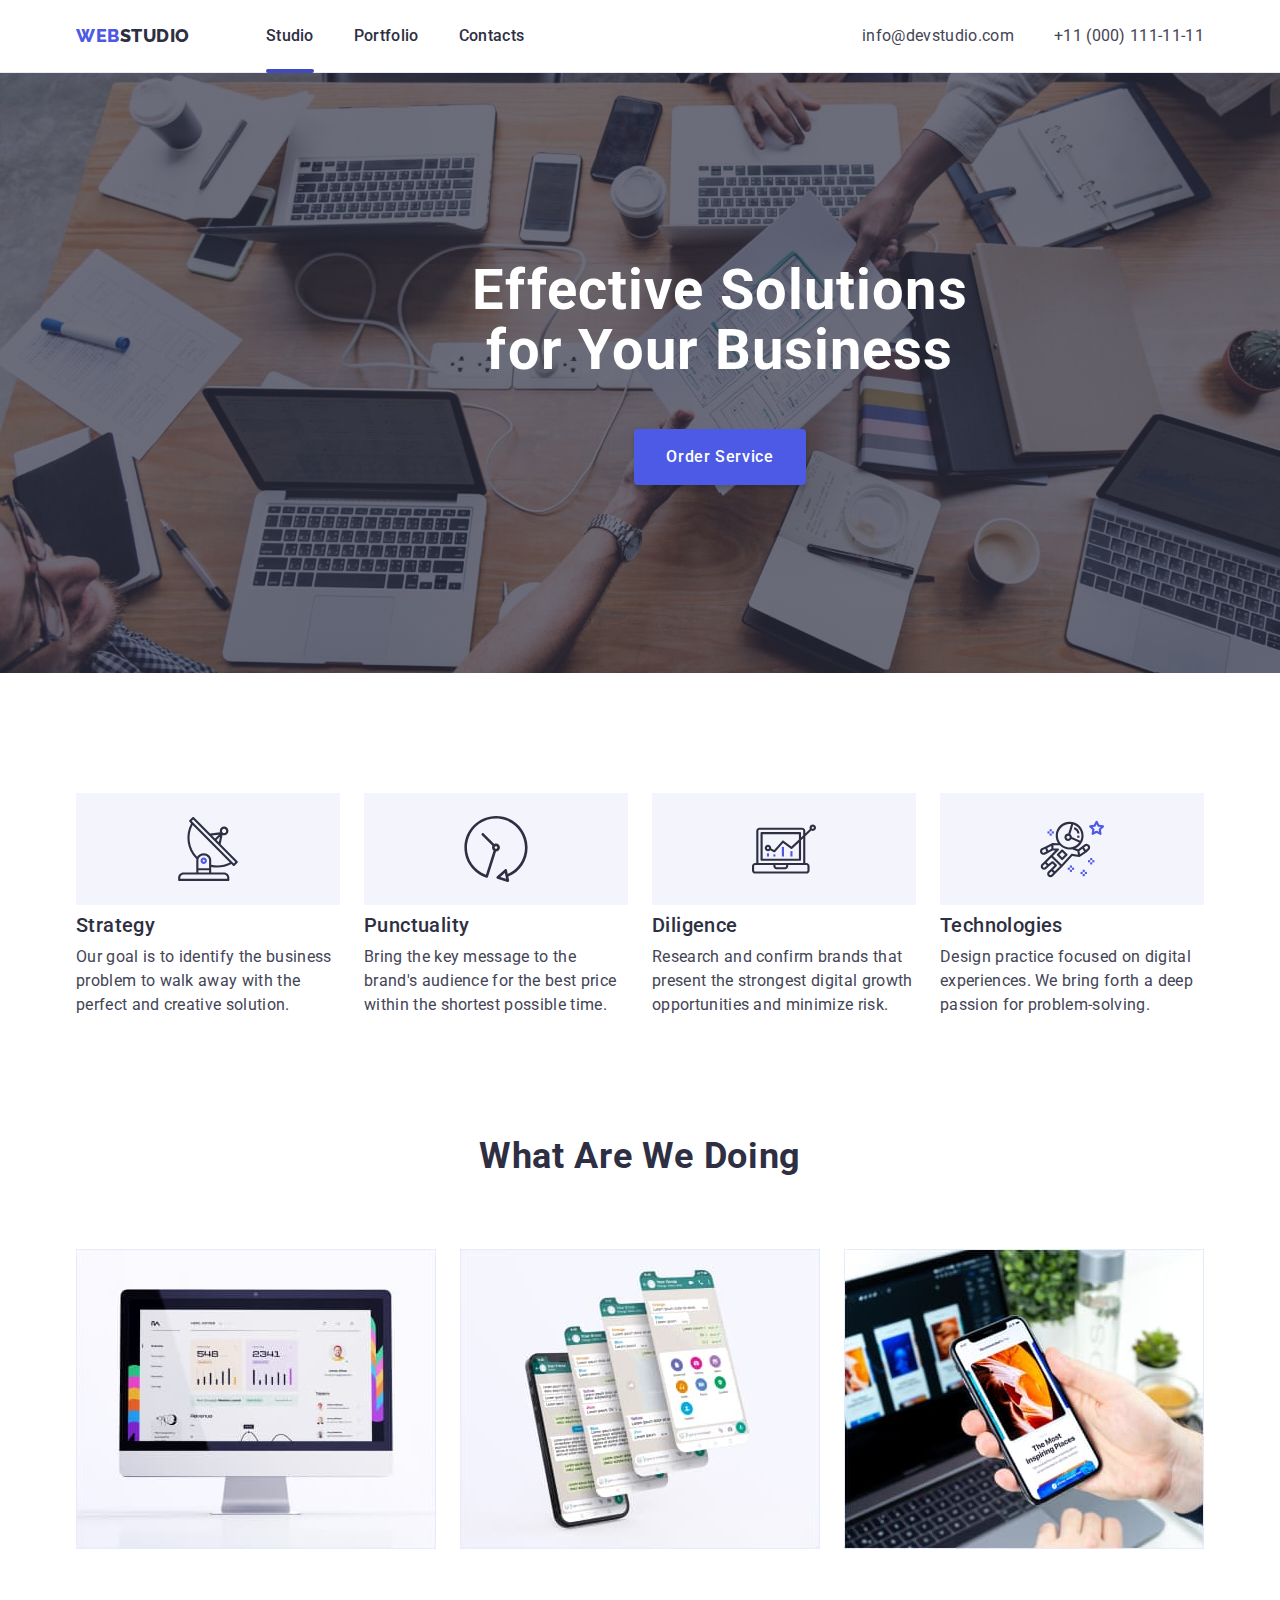
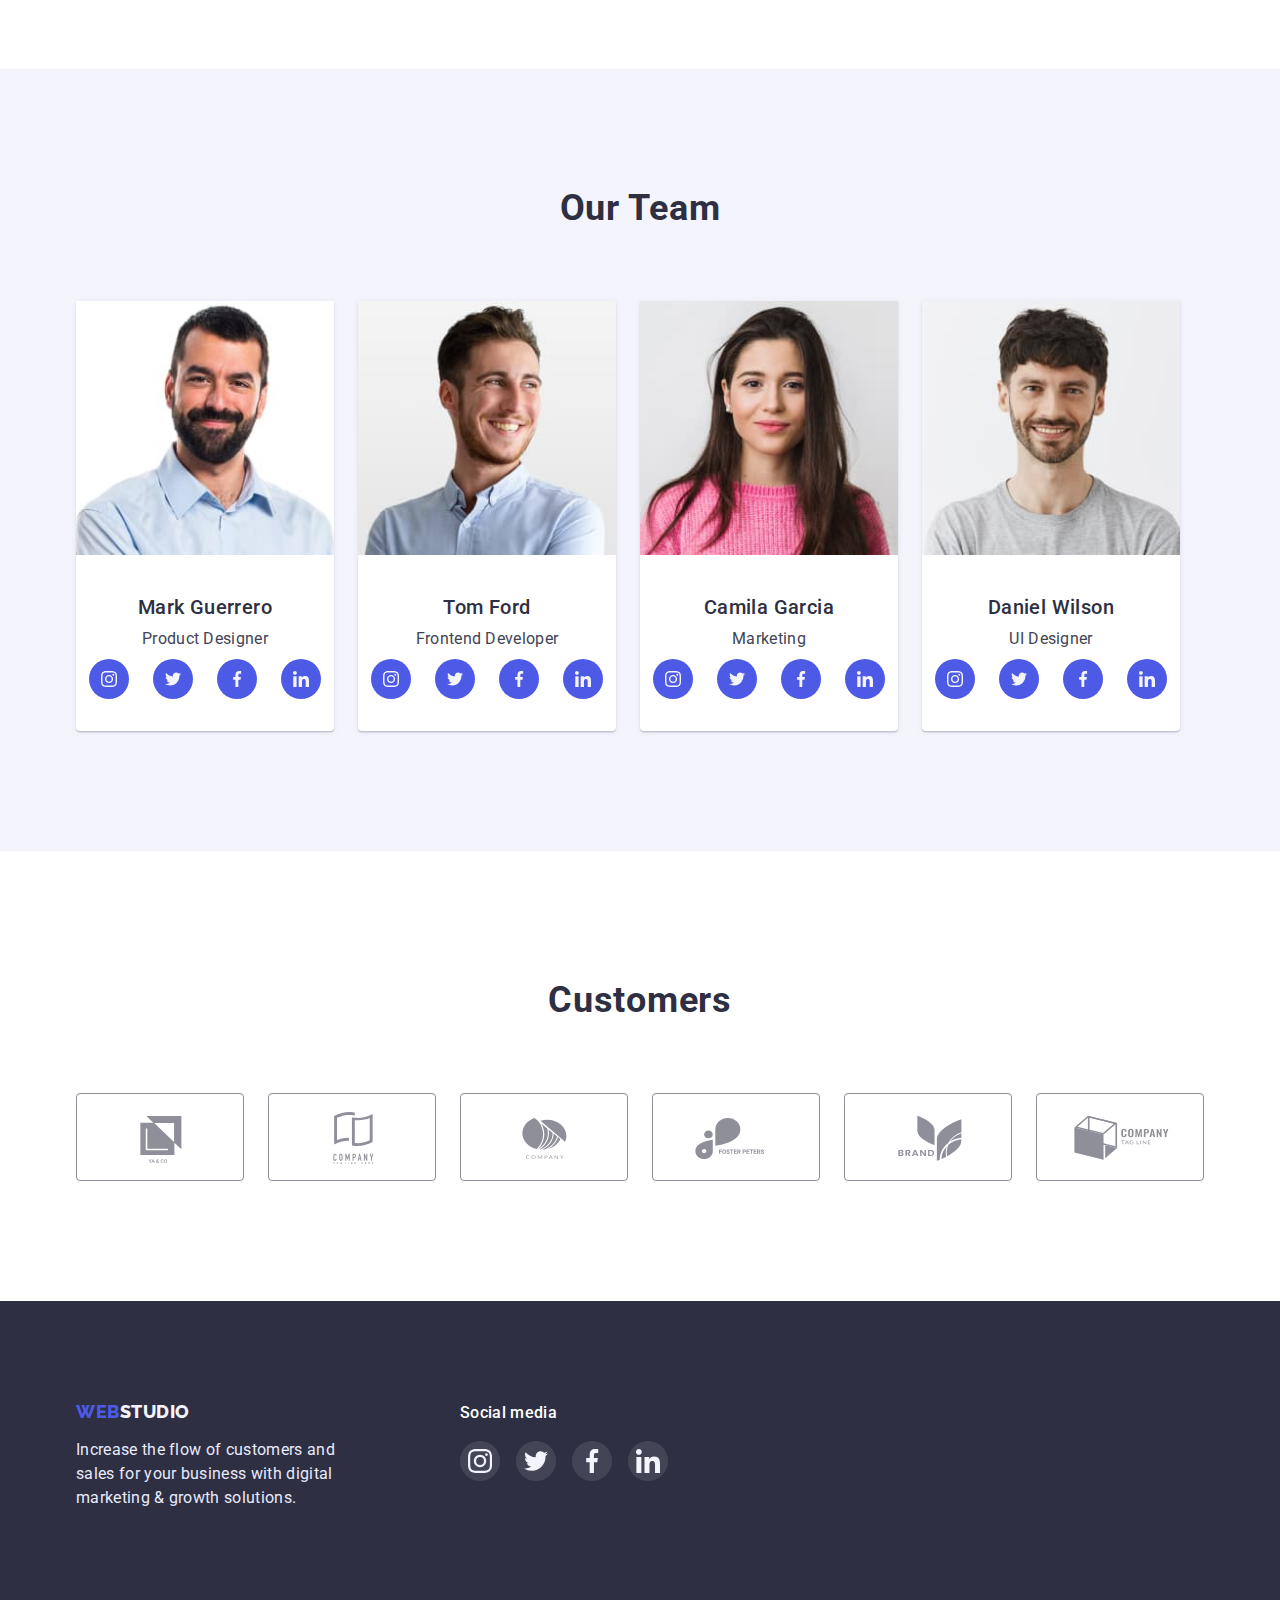
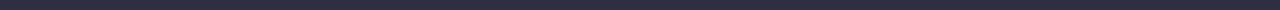
<file: index.html>
<!DOCTYPE html>
<html lang="en">
  <head>
    <meta charset="UTF-8" />
    <meta http-equiv="X-UA-Compatible" content="IE=edge" />
    <meta name="viewport" content="width=device-width, initial-scale=1.0" />
    <title>Effective Solutions for Your Business</title>
    <link href="
https://cdn.jsdelivr.net/npm/modern-normalize@1.1.0/modern-normalize.min.css" rel="stylesheet"/>

    <link rel="preconnect" href="https://fonts.googleapis.com" />
    <link rel="preconnect" href="https://fonts.gstatic.com" crossorigin />
    <link
      href="https://fonts.googleapis.com/css2?family=Raleway:wght@800&family=Roboto:wght@400;500;700;900&display=swap"
      rel="stylesheet"
    />

    <link rel="stylesheet" href="./css/styles.css" />
  </head>
  <body>
    <!--HEADER-->
    <header class="header">
      <div class="container header-container">
      <nav class="navigation">
        <a class="logotype" href="./index.html">Web<span class="logotype-part-header">Studio</span></a>
        <ul class="header-list list">
          <li class="header-item">
            <a class="header-link  cover link" href="">Studio</a>
          </li>
          <li class="header-item">
            <a class="header-link link" href="./portfolio.html">Portfolio</a>
          </li>
          <li class="header-item">
            <a class="header-link link" href="">Contacts</a>
          </li>
        </ul>
      </nav>
      <address class="address">
        <ul class="contact-list">
          <li>
            <a class="email" href="mailto:info@devstudio.com">info@devstudio.com</a>
          </li>
          <li>
            <a class="tel" href="tel:+110001111111">+11 (000) 111-11-11</a>
          </li>
        </ul>
      </address>
      </div>
    </header>
    <!--HERO-->
    <main>
      <section class="hero">
        <div class="hero-wrap">
        <h1 class="hero-titel">Effective Solutions for Your Business</h1>
        <button class="modal-btn" data-modal-open type="button">Order Service</button>
        </div>
      </section>
    
      <!--FEATURE-->
      <section class="feature section">
        <div class="container">
        <h2 class="feature-title">Features</h2>
        <ul class="feature-list">
          <li class="feature-item icon-antenna">
            <h3 class="feature-subtitle">Strategy</h3>
            <p class="feature-text">
              Our goal is to identify the business problem to walk away with the
              perfect and creative solution.
            </p>
          </li>
          <li class="feature-item icon-vector">
            <h3 class="feature-subtitle">Punctuality</h3>
            <p class="feature-text">
              Bring the key message to the brand's audience for the best price
              within the shortest possible time.
            </p>
          </li>
          <li class="feature-item icon-diagram">
            <h3 class="feature-subtitle">Diligence</h3>
            <p class="feature-text">
              Research and confirm brands that present the strongest digital
              growth opportunities and minimize risk.
            </p>
          </li>
          <li class="feature-item icon-astronaut">
            <h3 class="feature-subtitle">Technologies</h3>
            <p class="feature-text">
              Design practice focused on digital experiences. We bring forth a
              deep passion for problem-solving.
            </p>
          </li>
        </ul>
        </div>
      </section>
      <!--WORK-->
      <section class="works section">
        <div class="container">
        <h2 class="works-title">What are we doing</h2>

        <ul class="works-list">
          <li class="works-item">
            <img
              class="works-img"
              src="./images/monitor.jpg"
              alt="monitor"
              width="360"
              height="300"
            />
          </li>
          <li class="works-item">
            <img
              class="works-img"
              src="./images/menu.jpg"
              alt="menu"
              width="360"
              height="300"
            />
          </li>
          <li class="works-item">
            <img
              class="works-img"
              src="./images/smartphon.jpg"
              alt="smartphon"
              width="360"
              height="300"
            />
          </li>
        </ul>
        </div>
      </section>
      <!--TEAM-->
      <section class="team section">
        <div class="container">
        <h2 class="team-title">Our Team</h2>
        <ul class="team-list">
          <li class="team-item">
            <img
              class="team-img"
              src="./images/mark.jpg"
              alt="Mark"
              width="264"
              height="260"
            />
            <div class="team-wrap">
            <h3 class="team-name">Mark Guerrero</h3>
            <p class="team-position">Product Designer</p>
            <ul class="team-soc-list list">
              <li class="team-soc-item">
                <a class="team-soc-link link" href="">
                  <svg class="team-soc-icon" width="16" height="16">
                    <use href="./images/icons.svg#icon-instagram"></use>
                  </svg>
                </a>
              </li>
              <li class="team-soc-item">
                <a class="team-soc-link link" href="">
                  <svg class="team-soc-icon" width="16" height="16">
                    <use href="./images/icons.svg#icon-twitter"></use>
                  </svg>
                </a>
              </li>
              <li class="team-soc-item">
                <a class="team-soc-link link" href="">
                  <svg class="team-soc-icon" width="16" height="16">
                    <use href="./images/icons.svg#icon-facebook"></use>
                  </svg>
                </a>
              </li>
              <li class="team-soc-item">
                <a class="team-soc-link link" href="">
                  <svg class="team-soc-icon" width="16" height="16">
                    <use href="./images/icons.svg#icon-linkedin"></use>
                  </svg>
                </a>
              </li>
            </ul>
            </div>
          </li>

          <li class="team-item">
            <img
              class="team-img"
              src="./images/tom.jpg"
              alt="Tom"
              width="264"
              height="260"
            />
            <div class="team-wrap">
            <h3 class="team-name">Tom Ford</h3>
            <p class="team-position">Frontend Developer</p>
            <ul class="team-soc-list list">
              <li class="team-soc-item">
                <a class="team-soc-link link" href="">
                  <svg class="team-soc-icon" width="16" height="16">
                    <use href="./images/icons.svg#icon-instagram"></use>
                  </svg>
                </a>
              </li>
              <li class="team-soc-item">
                <a class="team-soc-link link" href="">
                  <svg class="team-soc-icon" width="16" height="16">
                    <use href="./images/icons.svg#icon-twitter"></use>
                  </svg>
                </a>
              </li>
              <li class="team-soc-item">
                <a class="team-soc-link link" href="">
                  <svg class="team-soc-icon" width="16" height="16">
                  <use href="./images/icons.svg#icon-facebook"></use>
                </svg></a>
              </li>
              <li class="team-soc-item">
                <a class="team-soc-link link" href="">
                  <svg class="team-soc-icon" width="16" height="16">
                    <use href="./images/icons.svg#icon-linkedin"></use>
                  </svg>
                </a>
              </li>
            </ul>
            </div>
          </li>

          <li class="team-item">
            <img
              class="team-img"
              src="./images/camila.jpg"
              alt="Camila"
              width="264"
              height="260"
            />
            <div class="team-wrap">
            <h3 class="team-name">Camila Garcia</h3>
            <p class="team-position">Marketing</p>
            <ul class="team-soc-list list">
              <li class="team-soc-item">
                <a class="team-soc-link link" href="">
                  <svg class="team-soc-icon" width="16" height="16">
                    <use href="./images/icons.svg#icon-instagram"></use>
                  </svg>
                </a>
              </li>
              <li class="team-soc-item">
                <a class="team-soc-link link" href="">
                  <svg class="team-soc-icon" width="16" height="16">
                    <use href="./images/icons.svg#icon-twitter"></use>
                  </svg>
                </a>
              </li>
              <li class="team-soc-item">
                <a class="team-soc-link link" href=""><svg class="team-soc-icon" width="16" height="16">
                  <use href="./images/icons.svg#icon-facebook"></use>
                </svg></a>
              </li>
              <li class="team-soc-item">
                <a class="team-soc-link link" href="">
                  <svg class="team-soc-icon" width="16" height="16">
                    <use href="./images/icons.svg#icon-linkedin"></use>
                  </svg>
                </a>
              </li>
            </ul>
            </div>
          </li>

          <li class="team-item">
            <img
              class="team-img"
              src="./images/daniel.jpg"
              alt="Daniel"
              width="264"
              height="260"
            /><div class="team-wrap">
            <h3 class="team-name">Daniel Wilson</h3>
            <p class="team-position">UI Designer</p>
            <ul class="team-soc-list list">
              <li class="team-soc-item">
                <a class="team-soc-link link" href="">
                  <svg class="team-soc-icon" width="16" height="16">
                    <use href="./images/icons.svg#icon-instagram"></use>
                  </svg>
                </a>
              </li>
              <li class="team-soc-item">
                <a class="team-soc-link link" href="">
                  <svg class="team-soc-icon" width="16" height="16">
                    <use href="./images/icons.svg#icon-twitter"></use>
                  </svg>
                </a>
              </li>
              <li class="team-soc-item">
                <a class="team-soc-link link" href="">
                  <svg class="team-soc-icon" width="16" height="16">
                  <use href="./images/icons.svg#icon-facebook"></use>
                </svg></a>
              </li>
              <li class="team-soc-item">
                <a class="team-soc-link link" href="">
                  <svg class="team-soc-icon" width="16" height="16">
                    <use href="./images/icons.svg#icon-linkedin"></use>
                  </svg>
                </a>
              </li>
            </ul>
            </div>
          </li>
        </ul>
        </div>
      </section>

      <!--- Customers --->
      <section class="customers">
        <div class="container">
          <h2 class="customers-title">Customers</h2>
          <ul class="company-list list">
            <li class="company-item">
              <a class="company-link link" href="">
              <svg class="company-icon" width="104" height="56">
                <use href="./images/icons.svg#icon-Logo-5"></use>
              </svg>
              </a>
            </li>
            <li class="company-item">
              <a class="company-link link" href="">
              <svg class="company-icon" width="104" height="56">
                <use href="./images/icons.svg#icon-Logo-4"></use>
              </svg>
              </a>
            </li>
            <li class="company-item">
              <a class="company-link link" href="">
              <svg class="company-icon" width="104" height="56">
                <use href="./images/icons.svg#icon-Logo-3"></use>
              </svg>
              </a>
            </li>
            <li class="company-item">
              <a class="company-link link" href="">
              <svg class="company-icon" width="104" height="56">
                <use href="./images/icons.svg#icon-Logo-2"></use>
              </svg>
              </a>
            </li>
            <li class="company-item">
              <a class="company-link link" href="">
              <svg class="company-icon" width="104" height="56">
                <use href="./images/icons.svg#icon-Logo-1"></use>
              </svg>
              </a>
            </li>
            <li class="company-item">
              <a class="company-link link" href="">
                <svg class="company-icon" width="104" height="56">
                  <use href="./images/icons.svg#icon-Logo"></use>
                </svg>
                </a>
            </li>

          </ul>

        </div>

      </section>
    </main>
    <!--FOOTER-->
    <footer class="footer">
      <div class="container footer-f">
        <div class="footer-wrap">
      <a class="logotype-footer" href="./index.html">Web<span class="logotype-part-footer">Studio</span></a>
      <p class="footer-text">
        Increase the flow of customers and sales for your business with digital
        marketing & growth solutions.
      </p>
        </div>
         <div class="footer-wrap-soc"> 
          <p class="footer-text-soc">Social media</p>
            <ul class="footer-soc-list list">
              <li class="footer-soc-item">
                <a class="footer-soc-link link" href="">
                  <svg class="footer-soc-icon" width="24" height="24">
                    <use href="./images/icons.svg#icon-instagram"></use>
                  </svg>
                </a>
              </li>
              <li class="footer-soc-item">
                <a class="footer-soc-link link" href="">
                  <svg class="footer-soc-icon" width="24" height="24">
                    <use href="./images/icons.svg#icon-twitter"></use>
                  </svg>
                </a>
              </li>
              <li class="footer-soc-item">
                <a class="footer-soc-link link" href=""><svg class="team-soc-icon" width="24" height="24">
                  <use href="./images/icons.svg#icon-facebook"></use>
                </svg></a>
              </li>
              <li class="footer-soc-item">
                <a class="footer-soc-link link" href="">
                  <svg class="footer-soc-icon" width="24" height="24">
                    <use href="./images/icons.svg#icon-linkedin"></use>
                  </svg>
                </a>
              </li>
            </ul>
         </div>
          </div>
      </footer>
      <div class="backdrop is-hidden" data-modal>
        <div class="modal">
          <button type="button" class="modal-close" data-modal-close>
            <svg class="close-modal" width="8" height="8">
              <use href="./images/icons.svg#close-modal"></use>
            </svg>
          </button>
        </div>
      </div>
      <script src="./js/modal.js"></script>
  </body>
</html>
</file>
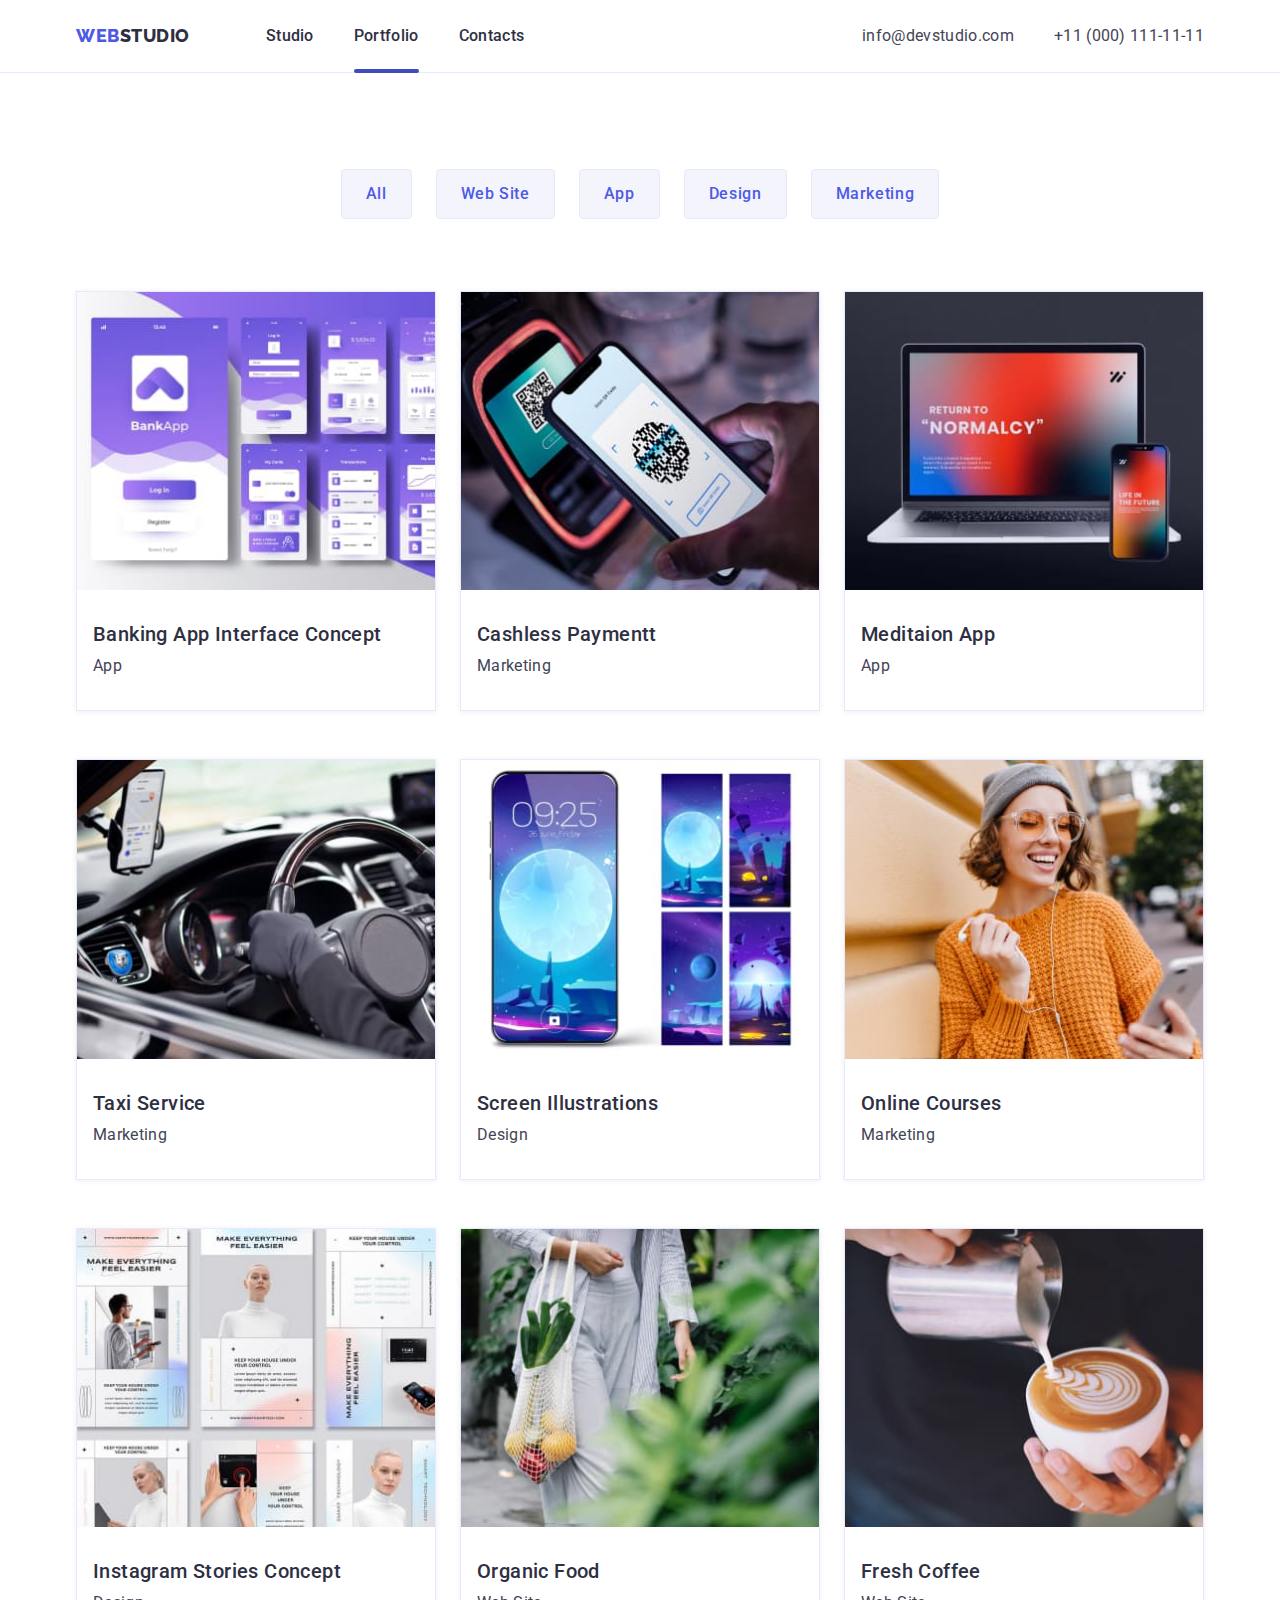
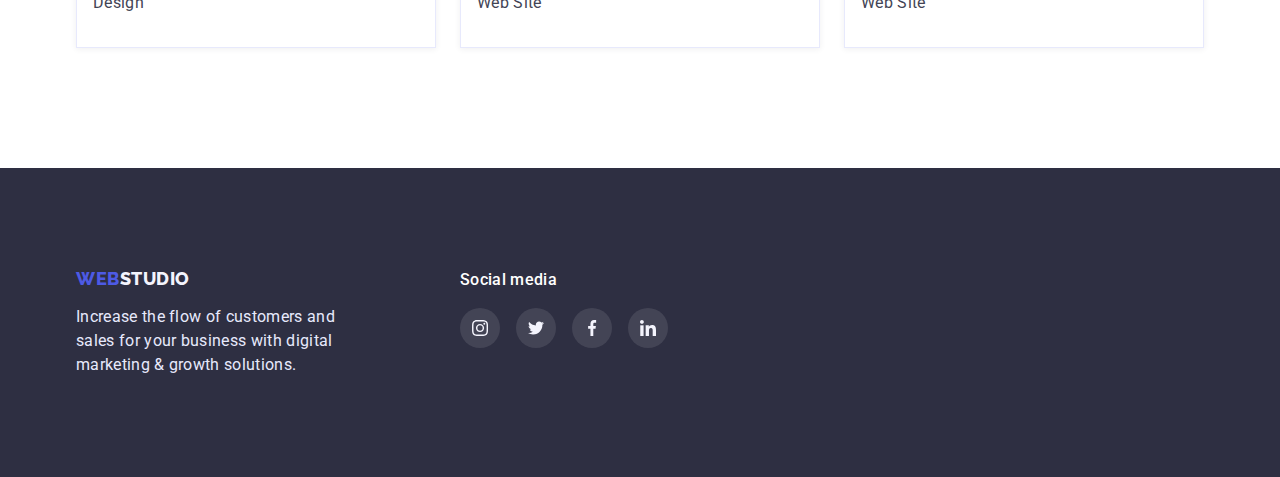
<file: portfolio.html>
<!DOCTYPE html>
<html lang="en">
  <head>
    <meta charset="UTF-8" />
    <meta http-equiv="X-UA-Compatible" content="IE=edge" />
    <meta name="viewport" content="width=device-width, initial-scale=1.0" />
    <title>Effective Solutions for Your Business</title>
    <link href="
https://cdn.jsdelivr.net/npm/modern-normalize@1.1.0/modern-normalize.min.css
" rel="stylesheet"/>

    <link rel="preconnect" href="https://fonts.googleapis.com" />
    <link rel="preconnect" href="https://fonts.gstatic.com" crossorigin />
    <link
      href="https://fonts.googleapis.com/css2?family=Raleway:wght@800&family=Roboto:wght@400;500;700;900&display=swap"
      rel="stylesheet"
    />

    <link rel="stylesheet" href="./css/styles.css" />
  </head>
  <body>
    <!--HEADER-->
    <header class="header section">
      <div class="container header-container">
      <nav class="navigation">
        <a class="logotype" href="./index.html">Web<span class="logotype-part-header">Studio</span></a>
        <ul class="header-list list">
          <li class="header-item">
            <a class="header-link .header-link-current link" href="./index.html">Studio</a>
          </li>
          <li class="header-item">
            <a class="header-link cover link" href="./portfolio.html">Portfolio</a>
          </li>
          <li class="header-item">
            <a class="header-link link" href="">Contacts</a>
          </li>
        </ul>
      </nav>
      <address class="address">
        <ul class="contact-list">
          <li>
            <a class="email" href="mailto:info@devstudio.com">info@devstudio.com</a>
          </li>
          <li>
            <a class="tel" href="tel:+110001111111">+11 (000) 111-11-11</a>
          </li>
        </ul>
      </address>
      </div>
    </header>
    <!--FILTER-->
    <main>
      <section class="portfolio-page">
        <div class="container">
        <h1 class="filter-title">Portfolio</h1>
        <ul class="filter-list">
          <li class="filter-item">
            <button class="filter-btn" type="button">All</button>
          </li>
          <li class="filter-item">
            <button class="filter-btn" type="button">Web Site</button>
          </li>
          <li class="filter-item">
            <button class="filter-btn" type="button">App</button>
          </li>
          <li class="filter-item">
            <button class="filter-btn" type="button">Design</button>
          </li>
          <li class="filter-item">
            <button class="filter-btn" type="button">Marketing</button>
          </li>
        </ul>
    
        <!--Project Card-->
        
        <ul class="card-list">
          <li class="card-item">
            <div class="card-cover-wrap">
            <img
              class="card-img"
              src="./images/banking.jpg"
              alt="bankig app interface concept"
              width="360"
              height="300"
            />
            <div class="cover-text-wrap">
            <p class="card-cover-text">14 Stylish and User-Friendly App Design Concepts · Task Manager App · Calorie Tracker App · Exotic Fruit Ecommerce App · Cloud Storage App</p>
            </div>
            </div>
            <div class="card-wrap">
            <h2 class="card-title">Banking App Interface Concept</h2>
            <p class="card-text">App</p>
            </div>
          </li>
          <li class="card-item">
            <div class="card-cover-wrap">
            <img
              class="card-img"
              src="./images/cashless.jpg"
              alt="cashless paymentt"
              width="360"
              height="300"
            />
            <div class="cover-text-wrap">
              <p class="card-cover-text">14 Stylish and User-Friendly App Design Concepts · Task Manager App · Calorie Tracker App · Exotic Fruit Ecommerce App · Cloud Storage App</p>
            </div>
          </div>
            <div class="card-wrap">
            <h2 class="card-title">Cashless Paymentt</h2>
            <p class="card-text">Marketing</p>
            </div>
          </li>

          <li class="card-item">
            <div class="card-cover-wrap">
            <img
              class="card-img"
              src="./images/meditaion.jpg"
              alt="meditaion app"
              width="360"
              height="300"
            />
            <div class="cover-text-wrap">
              <p class="card-cover-text">14 Stylish and User-Friendly App Design Concepts · Task Manager App · Calorie Tracker App · Exotic Fruit Ecommerce App · Cloud Storage App</p>
            </div>
          </div>
            <div class="card-wrap">
            <h2 class="card-title">Meditaion App</h2>
            <p class="card-text">App</p>
            </div>
          </li>

          <li class="card-item">
            <div class="card-cover-wrap">
            <img
              class="card-img"
              src="./images/taxi.jpg"
              alt="taxi Service"
              width="360"
              height="300"
            />
            <div class="cover-text-wrap">
              <p class="card-cover-text">14 Stylish and User-Friendly App Design Concepts · Task Manager App · Calorie Tracker App · Exotic Fruit Ecommerce App · Cloud Storage App</p>
            </div>
          </div>
            <div class="card-wrap">
            <h2 class="card-title">Taxi Service</h2>
            <p class="card-text">Marketing</p>
            </div>
          </li>

          <li class="card-item">
            <div class="card-cover-wrap">
            <img
              class="card-img"
              src="./images/screen.jpg"
              alt="screen Illustrations"
              width="360"
              height="300"
            />
            <div class="cover-text-wrap">
              <p class="card-cover-text">14 Stylish and User-Friendly App Design Concepts · Task Manager App · Calorie Tracker App · Exotic Fruit Ecommerce App · Cloud Storage App</p>
            </div>
          </div>
            <div class="card-wrap">
            <h2 class="card-title">Screen Illustrations</h2>
            <p class="card-text">Design</p>
            </div>
          </li>

          <li class="card-item">
            <div class="card-cover-wrap">
            <img
              class="card-img"
              src="./images/online.jpg"
              alt="online courses"
              width="360"
              height="300"
            />
            <div class="cover-text-wrap">
              <p class="card-cover-text">14 Stylish and User-Friendly App Design Concepts · Task Manager App · Calorie Tracker App · Exotic Fruit Ecommerce App · Cloud Storage App</p>
            </div>
          </div>
            <div class="card-wrap">
            <h2 class="card-title">Online Courses</h2>
            <p class="card-text">Marketing</p>
            </div>
          </li>

          <li class="card-item">
            <div class="card-cover-wrap">
            <img
              class="card-img"
              src="./images/instagram.jpg"
              alt="instagram stories concept"
              width="360"
              height="300"
            />
            <div class="cover-text-wrap">
              <p class="card-cover-text">14 Stylish and User-Friendly App Design Concepts · Task Manager App · Calorie Tracker App · Exotic Fruit Ecommerce App · Cloud Storage App</p>
            </div>
          </div>
            <div class="card-wrap">
            <h2 class="card-title">Instagram Stories Concept</h2>
            <p class="card-text">Design</p>
            </div>
          </li>

          <li class="card-item">
            <div class="card-cover-wrap">
            <img
              class="card-img"
              src="./images/organic.jpg"
              alt="organic food"
              width="360"
              height="300"
            />
            <div class="cover-text-wrap">
              <p class="card-cover-text">14 Stylish and User-Friendly App Design Concepts · Task Manager App · Calorie Tracker App · Exotic Fruit Ecommerce App · Cloud Storage App</p>
            </div>
          </div>
            <div class="card-wrap">
            <h2 class="card-title">Organic Food</h2>
            <p class="card-text">Web Site</p>
            </div>
          </li>

          <li class="card-item">
            <div class="card-cover-wrap">
            <img
              class="card-img"
              src="./images/cup.jpg"
              alt="fresh coffee"
              width="360"
              height="300"
            />
            <div class="cover-text-wrap">
              <p class="card-cover-text">14 Stylish and User-Friendly App Design Concepts · Task Manager App · Calorie Tracker App · Exotic Fruit Ecommerce App · Cloud Storage App</p>
            </div>
          </div>
            <div class="card-wrap">
            <h2 class="card-title">Fresh Coffee</h2>
            <p class="card-text">Web Site</p>
            </div>
          </li>
        </ul>
        </div>
      </section>
    </main>
    <!--FOOTER-->
    <footer class="footer">
      <div class="container footer-f">
        <div class="footer-wrap">
      <a class="logotype-footer" href="./index.html">Web<span class="logotype-part-footer">Studio</span></a>
      <p class="footer-text">
        Increase the flow of customers and sales for your business with digital
        marketing & growth solutions.
      </p>
        </div>
         <div class="footer-wrap-soc"> 
          <p class="footer-text-soc">Social media</p>
            <ul class="footer-soc-list list">
              <li class="footer-soc-item">
                <a class="footer-soc-link link" href="">
                  <svg class="footer-soc-icon" width="16" height="16">
                    <use href="./images/icons.svg#icon-instagram"></use>
                  </svg>
                </a>
              </li>
              <li class="footer-soc-item">
                <a class="footer-soc-link link" href="">
                  <svg class="footer-soc-icon" width="16" height="16">
                    <use href="./images/icons.svg#icon-twitter"></use>
                  </svg>
                </a>
              </li>
              <li class="footer-soc-item">
                <a class="footer-soc-link link" href=""><svg class="team-soc-icon" width="16" height="16">
                  <use href="./images/icons.svg#icon-facebook"></use>
                </svg></a>
              </li>
              <li class="footer-soc-item">
                <a class="footer-soc-link link" href="">
                  <svg class="footer-soc-icon" width="16" height="16">
                    <use href="./images/icons.svg#icon-linkedin"></use>
                  </svg>
                </a>
              </li>
            </ul>
         </div>
          </div>
      </footer>
  </body>
</html>
</file>
<file: css/styles.css>
:root {
  --primary-font: "Roboto", sans-serif;
  --secondary-font: "Raleway", sans-serif;
  --primary-text-color: #2e2f42;
  --secondary-text-color: #434455;
  --accent-color: #404bbf;
  --white-color: #ffffff;
  --background-color: #f4f4fd;
}

ul,
ol {
  list-style: none;
  text-decoration: none;
}

.list {
  list-style: none;
}

.link {
  text-decoration: none;
}

a {
  text-decoration: none;
}

body {
  font-family: "Roboto", sans-serif;
}

h1,
h2,
h3,
h4,
p {
  margin-top: 0;
  margin-bottom: 0;
}

ul,
ol {
  margin-top: 0;
  margin-bottom: 0;
  padding-left: 0;
}

img {
  display: block;
  max-width: 100%;
  height: auto;
}

* {
  box-sizing: border-box;
}

/*======================= HEADER =======================*/
.section {
  padding-top: 120px;
  /* padding-bottom: 120px;*/
}

.header {
  padding-top: 24px;
  padding-bottom: 24px;
  border-bottom: 1px solid #e7e9fc;
}

.header-container {
  display: flex;
  align-items: center;
}

.navigation {
  display: flex;
  align-items: center;
}

.logotype {
  font-family: "Raleway", sans-serif;
  font-weight: 800;
  font-size: 18px;
  line-height: 1.33;
  display: flex;
  align-items: center;
  letter-spacing: 0.03em;
  text-transform: uppercase;
  color: #4d5ae5;
  margin-right: 76px;
}

.logotype-part-header {
  color: #2e2f42;
}

.header-list {
  display: flex;
  align-items: center;
}

.header-item:not(:last-child) {
  margin-right: 40px;
}

.header-link {
  font-weight: 500;
  font-size: 16px;
  line-height: 1.5;
  letter-spacing: 0.02em;
  color: var(--primary-text-color);
  position: relative;
}

.cover::after {
  content: "";
  display: block;
  width: 100%;
  height: 4px;
  background-color: var(--accent-color);
  border-radius: 2px;
  position: absolute;
  /*left: 0;*/
  bottom: -28px;
  pointer-events: none;
  
}

.header-link:hover,
.header-link:focus {
  color: var(--accent-color);
  transition-duration: 250ms;
  transition-timing-function: cubic-bezier(0.4, 0, 0.2, 1);
}

.address {
  margin-left: auto;
}

.email {
  font-size: 16px;
  line-height: 1.5;
  letter-spacing: 0.02em;
  color: var(--secondary-text-color);
  font-style: normal;
}

.email:hover,
.email:focus {
  color: var(--accent-color);
  transition-duration: 250ms;
  transition-timing-function: cubic-bezier(0.4, 0, 0.2, 1);
}

.tel {
  font-size: 16px;
  line-height: 1.5;
  letter-spacing: 0.02em;
  color: var(--secondary-text-color);
  font-style: normal;
  margin-left: 40px;
}

.tel:hover,
.tel:focus {
  color: var(--accent-color);
  transition-duration: 250ms;
  transition-timing-function: cubic-bezier(0.4, 0, 0.2, 1);
}
.contact-list {
  display: flex;
  align-items: center;
}

/*======================= HERO =======================*/
.hero {
  text-align: center;
  padding-top: 188px;
  padding-bottom: 188px;
  min-width: 1440px;
  height: 600px;
  margin-left: auto;
  margin-right: auto;
  background: rgba(46, 47, 66, 0.7);
  background-image: linear-gradient(
      rgba(46, 47, 66, 0.7),
      rgba(46, 47, 66, 0.7)
    ),
    url(../images/office.jpg);
  background-repeat: no-repeat;
  background-position: center;
  background-size: cover;
}

.hero-titel {
  font-size: 56px;
  line-height: 1.07;
  text-align: center;
  letter-spacing: 0.02em;
  /* background: var(--primary-text-color);*/
  color: var(--white-color);
  max-width: 500px;
  justify-content: center;
  margin-right: auto;
}

.modal-btn {
  padding-top: 16px;
  padding-bottom: 16px;
  padding-left: 32px;
  padding-right: 32px;
  font-weight: 500;
  font-family: "Roboto", sans-serif;
  font-size: 16px;
  line-height: 1.5;
  letter-spacing: 0.04em;
  cursor: pointer;
  background-color: #4d5ae5;
  color: var(--white-color);
  display: inline-block;
  border-radius: 4px;
  margin-top: 48px;
  box-shadow: 0px 4px 4px rgba(0, 0, 0, 0.15);
  border: none;
}

.modal-btn:hover,
.modal-btn:focus {
  background-color: var(--accent-color);
  color: var(--white-color);
  transition-duration: 250ms;
  transition-timing-function: cubic-bezier(0.4, 0, 0.2, 1);
}

.hero-wrap {
  display: inline-block;
}

/*======================= FEATURE =======================*/
.feature-title,
.filter-title {
  display: none;
}

.feature-list {
  display: flex;
  width: 264px;
  align-items: flex-start;
  padding: 0px;
  gap: 24px;
}

.feature-subtitle {
  font-family: "Roboto", sans-serif;
  font-weight: 500;
  font-size: 20px;
  line-height: 1.2;
  letter-spacing: 0.02em;
  color: var(--primary-text-color);
  margin-bottom: 8px;
  width: 264px;
}

.feature-text {
  font-family: "Roboto", sans-serif;
  font-size: 16px;
  line-height: 1.5;
  letter-spacing: 0.02em;
  color: var(--secondary-text-color);
  width: 264px;
}

.feature-item::before {
  display: block;
  content: "";
  height: 112px;
  background-size: 64px;
  background-repeat: no-repeat;
  background-position: center;
  background-color: var(--background-color);
  margin-bottom: 8px;
}

.icon-antenna:before {
  background-image: url(../images/antenna.svg);
}
.icon-vector:before {
  background-image: url(../images/Vector.svg);
}
.icon-diagram:before {
  background-image: url(../images/diagram.svg);
}
.icon-astronaut:before {
  background-image: url(../images/astronaut.svg);
}
/*======================= WORK =======================*/
.works {
  padding-bottom: 120px;
}
.works-title {
  font-size: 36px;
  line-height: 1.11;
  letter-spacing: 0.02em;
  text-transform: capitalize;
  color: var(--primary-text-color);
  text-align: center;
  margin-bottom: 72px;
}
.works-list {
  display: flex;
  gap: 24px;
}

/*======================== TEAM =======================*/
.team {
  background-color: var(--background-color);
  padding-bottom: 120px;
}

.team-title {
  font-size: 36px;
  line-height: 1.11;
  letter-spacing: 0.02em;
  text-transform: capitalize;
  color: var(--primary-text-color);
  text-align: center;
  margin-bottom: 72px;
}

.team-list {
  display: flex;
}
.team-name {
  font-weight: 500;
  font-size: 20px;
  line-height: 1.2;
  letter-spacing: 0.02em;
  color: var(--primary-text-color);
  margin: 8px;
  text-align: center;
}

.team-position {
  font-size: 16px;
  line-height: 1.5;
  letter-spacing: 0.02em;
  color: var(--secondary-text-color);
  text-align: center;
  margin-bottom: 8px;
}

.team-item {
  /*flex-basis: calc((100%-64px) / 4);*/
  border-radius: 0px 0px 4px 4px;
  background-color: #ffffff;
  margin-right: 24px;
  box-shadow: 0px 1px 6px rgba(46, 47, 66, 0.08),
    0px 1px 1px rgba(46, 47, 66, 0.16), 0px 2px 1px rgba(46, 47, 66, 0.08);
}
.team-wrap {
  padding-top: 32px;
  padding-bottom: 32px;
}

.team-soc-list {
  display: flex;
  justify-content: center;
  gap: 24px;
}

.team-soc-item {
  width: 40px;
  height: 40px;
}

.team-soc-link {
  width: 100%;
  height: 100%;
  border-radius: 50%;
  display: flex;
  justify-content: center;
  align-items: center;
  background-color: #4d5ae5;
}
.team-soc-icon {
  fill: #f4f4fd;
}

.team-soc-link:is(:hover, :focus) {
  background-color: var(--accent-color);
  transition-duration: 250ms;
  transition-timing-function: cubic-bezier(0.4, 0, 0.2, 1);
}

/*======================= CUSTOMERS ====================*/
.customers {
  padding-bottom: 120px;
}
.customers-title {
  font-weight: 700;
  font-size: 36px;
  line-height: 1.11;
  text-align: center;
  letter-spacing: 0.02em;
  text-transform: capitalize;
  color: #2e2f42;
  padding-top: 130px;
  padding-bottom: 72px;
}

.company-list {
  display: flex;
  gap: 24px;
}

.company-item {
  width: calc((100% - 120px) / 6);
  height: 88px;
}
.company-link {
  width: 100%;
  height: 100%;
  border: 1px solid #8e8f99;
  border-radius: 4px;
  display: flex;
  align-items: center;
  justify-content: center;
}
.company-icon {
  fill: #8e8f99;
}

.company-link:is(:hover, :focus) {
  border: 1px solid var(--accent-color);
  transition-duration: 250ms;
  transition-timing-function: cubic-bezier(0.4, 0, 0.2, 1);
}

.company-link:is(:hover, :focus) .company-icon {
  fill: var(--accent-color);
  transition-duration: 250ms;
  transition-timing-function: cubic-bezier(0.4, 0, 0.2, 1);
}

/*======================= FOOTER =======================*/
.footer {
  padding-top: 100px;
  padding-bottom: 100px;
  background-color: var(--primary-text-color);
}
.footer-text {
  font-size: 16px;
  line-height: 1.5;
  letter-spacing: 0.02em;
  color: #e7e9fc;
  max-width: 264px;
  margin-top: 16px;
  display: flex;
}
.footer-f {
  display: flex;
}

.logotype-part-footer {
  color: #f4f4fd;
}

.logotype-footer {
  font-family: "Raleway", sans-serif;
  color: #4d5ae5;
  font-weight: 800;
  font-size: 18px;
  line-height: 21px;
  align-items: center;
  letter-spacing: 0.03em;
  text-transform: uppercase;
}

.footer-wrap-soc {
  margin-left: 120px;
}

.footer-soc-list {
  display: flex;
  gap: 16px;
}

.footer-soc-item {
  width: 40px;
  height: 40px;
}

.footer-soc-link {
  width: 100%;
  height: 100%;
  border-radius: 50%;
  display: flex;
  justify-content: center;
  align-items: center;
  background: rgba(255, 255, 255, 0.1);
}
.footer-soc-icon {
  fill: #f4f4fd;
}

.footer-soc-link:is(:hover, :focus) {
  background-color: #31d0aa;
  transition-duration: 250ms;
  transition-timing-function: cubic-bezier(0.4, 0, 0.2, 1);
}
.footer-text-soc {
  font-family: "Roboto", sans-serif;
  display: flex;
  font-weight: 500;
  font-size: 16px;
  line-height: 1.5;
  letter-spacing: 0.02em;
  color: #ffffff;
  text-align: center;
  justify-content: left;
  margin-bottom: 16px;
}
/*======================= FILTER =======================*/
.portfolio-page {
  padding-top: 96px;
  padding-bottom: 120px;
}
.filter-btn {
  font-family: "Roboto", sans-serif;
  font-weight: 500;
  font-size: 16px;
  line-height: 1.5;
  display: flex;
  align-items: center;
  text-align: center;
  letter-spacing: 0.04em;
  color: #4d5ae5;
  padding: 12px 24px;
  cursor: pointer;
  background: #f4f4fd;
  border: 1px solid #e7e9fc;
  border-radius: 4px;
}

.filter-btn:hover,
.filter-btn:focus {
  background-color: var(--accent-color);
  color: var(--white-color);
  /*background: #404bbf;*/
  box-shadow: 0px 3px 1px rgba(0, 0, 0, 0.1), 0px 2px 1px rgba(0, 0, 0, 0.08),
    0px 2px 2px rgba(0, 0, 0, 0.12);
  border-radius: 4px;
  transition-duration: 250ms;
  transition-timing-function: cubic-bezier(0.4, 0, 0.2, 1);
}

.filter-list {
  display: flex;
  justify-content: center;
  gap: 24px;
  /* margin-top: 96px;*/
  margin-bottom: 72px;
}

/*======================= Project Card =======================*/
.card-title {
  font-weight: 500;
  font-size: 20px;
  line-height: 1.2;
  letter-spacing: 0.02em;
  color: var(--primary-text-color);
  margin-bottom: 8px;
}

.card-text {
  font-size: 16px;
  line-height: 1.5;
  letter-spacing: 0.02em;
  color: var(--secondary-text-color);
}

.card-list {
  display: flex;
  flex-wrap: wrap;
  column-gap: 24px;
  row-gap: 48px;
  margin-top: 72px;
}
.card-item {
  position: relative;
  width: calc((100% - 48px) / 3);
  border: 1px solid #e7e9fc;
  box-shadow: 0px 1px 6px rgba(46, 47, 66, 0.08);
  cursor: pointer;
}

.card-item:is(:hover, :focus) {
  box-shadow: 0px 1px 6px rgba(46, 47, 66, 0.08),
    0px 1px 1px rgba(46, 47, 66, 0.16), 0px 2px 1px rgba(46, 47, 66, 0.08);
}
.card-wrap {
  padding-top: 32px;
  padding-bottom: 32px;
  padding-left: 16px;
}
.card-cover-wrap {
  position: relative;
  overflow: hidden;
}

.cover-text-wrap {
  position: absolute;
  padding-top: 40px;
  padding-left: 32px;
  padding-right: 32px;
  padding-bottom: 164px;
  top: 0;
  background-color: #4d5ae5;
  height: 100%;
  transform: translateY(101%);
  transition: transform 250ms linear;
}

.card-cover-text {
  font-size: 16px;
  font-weight: 296px;
  line-height: 1.5;
  color: #f4f4fd;
}
.card-item:hover .cover-text-wrap {
  transform: translateY(0);
  transition-duration: 250ms;
  transition-timing-function: cubic-bezier(0.4, 0, 0.2, 1);
}
/*======================= CONTAINER ==========================*/
.container {
  width: 1158px;
  padding-left: 15px;
  padding-right: 15px;

  margin-left: auto;
  margin-right: auto;
}

/*================ backdrop, modal ======================= */
.backdrop {
  position: fixed;
  top: 0;
  width: 100%;
  height: 100%;
  background-color: rgba(46, 47, 66, 0.4);
  transition: opacity 250ms linear, visibility 250ms linear;
}

.modal {
  position: absolute;
  top: 50%;
  left: 50%;
  transform: translate(-50%, -50%) scale(1);
  padding: 24px;
  width: 408px;
  min-height: 576px;
  background-color: #fcfcfc;
  border-radius: 4px;
  transition: transform 250ms linear;
}

.backdrop.is-hidden .modal {
  transform: translate(-50%, -50%) scale(0);
}

.modal-close {
  width: 24px;
  height: 24px;
  border-radius: 50%;
  background: #e7e9fc;
  border: 1px solid rgba(0, 0, 0, 0.1);
  display: flex;
  align-items: center;
  justify-content: center;
  margin-left: auto;
  padding: 0;
}

.is-hidden {
  opacity: 0;
  visibility: hidden;
  pointer-events: none;
}
</file>
